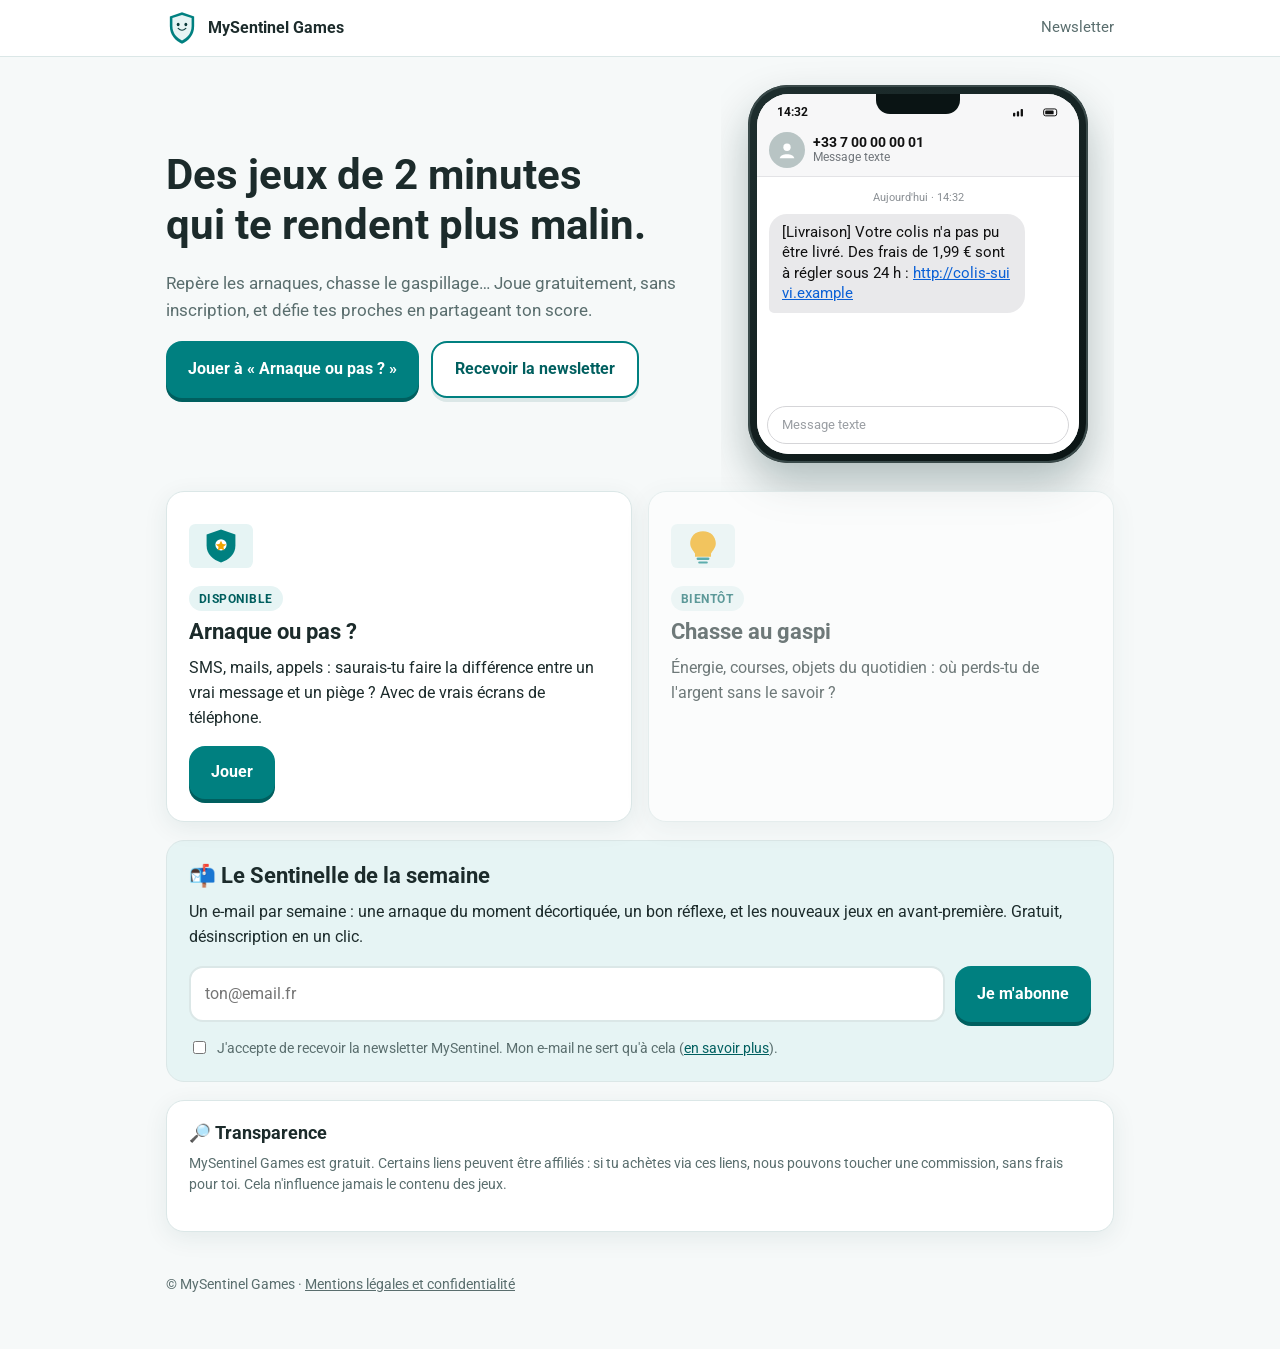
<file: index.html>
<!DOCTYPE html>
<html lang="fr">
<head>
  <meta charset="utf-8">
  <meta name="viewport" content="width=device-width, initial-scale=1, viewport-fit=cover">
  <title>MySentinel Games — des jeux gratuits qui te rendent plus malin</title>
  <meta name="description" content="Des mini-jeux gratuits pour repérer les arnaques et réduire ton gaspillage. Joue en 2 minutes, apprends des réflexes utiles.">
  <meta name="theme-color" content="#008080">
  <link rel="manifest" href="manifest.webmanifest">
  <link rel="icon" href="assets/icon-192.png">
  <link rel="preconnect" href="https://fonts.googleapis.com">
  <link rel="preconnect" href="https://fonts.gstatic.com" crossorigin>
  <link href="https://fonts.googleapis.com/css2?family=Roboto:wght@400;500;700;900&display=swap" rel="stylesheet">
  <link rel="stylesheet" href="assets/style.css">
</head>
<body>
  <header class="topbar">
    <div class="wrap">
      <a class="brand" href="./"><svg class="brand-logo" viewBox="0 0 100 110" aria-hidden="true"><path d="M50 6l38 13v30c0 28-17 46-38 55C29 95 12 77 12 49V19z" fill="#008080"/><path d="M50 14l30 10v25c0 22-13 37-30 45C33 86 20 71 20 49V24z" fill="#e6f4f4"/><ellipse cx="38" cy="44" rx="4.5" ry="5.5" fill="#0b3b3b"/><ellipse cx="62" cy="44" rx="4.5" ry="5.5" fill="#0b3b3b"/><path d="M38 56q12 12 24 0" fill="none" stroke="#0b3b3b" stroke-width="3.5" stroke-linecap="round"/></svg> MySentinel Games</a>
      <nav><a href="#newsletter">Newsletter</a></nav>
    </div>
  </header>

  <main class="wrap">
    <section class="hero">
      <div>
        <h1>Des jeux de 2 minutes qui te rendent plus malin.</h1>
        <p>Repère les arnaques, chasse le gaspillage… Joue gratuitement, sans inscription, et défie tes proches en partageant ton score.</p>
        <div class="hero-cta">
          <a class="btn pulse" href="arnaque/">Jouer à « Arnaque ou pas ? »</a>
          <a class="btn secondary" href="#newsletter">Recevoir la newsletter</a>
        </div>
      </div>
      <div class="hero-phone" aria-hidden="true">
        <div class="phone" style="--ph-h:360px">
          <span class="notch"></span>
          <div class="phone-screen">
            <div class="statusbar"><span>14:32</span><span class="sb-ic"><svg viewBox="0 0 60 12"><rect x="0" y="7" width="3" height="5" rx="1"/><rect x="5" y="5" width="3" height="7" rx="1"/><rect x="10" y="2" width="3" height="10" rx="1"/><rect x="40" y="2" width="17" height="9" rx="2.5" fill="none" stroke="currentColor" stroke-width="1.3"/><rect x="42" y="4" width="11" height="5" rx="1.2"/></svg></span></div>
            <div class="app app-sms">
              <div class="sms-head"><span class="avatar"><svg viewBox="0 0 24 24"><circle cx="12" cy="9" r="4"/><path d="M4 21c1-6 15-6 16 0z"/></svg></span><div class="who"><b>+33 7 00 00 00 01</b><small>Message texte</small></div></div>
              <div class="sms-body"><div class="day">Aujourd'hui · 14:32</div>
                <div class="bubble in">[Livraison] Votre colis n'a pas pu être livré. Des frais de 1,99 € sont à régler sous 24 h : <span class="fakelink">http://colis-suivi.example</span></div></div>
              <div class="sms-input"><span>Message texte</span></div>
            </div>
          </div>
          <div class="stamp scam">ARNAQUE ?</div>
        </div>
      </div>
    </section>

    <section class="game-grid" style="margin-top:20px">
      <a class="card game-card" href="arnaque/">
        <div class="gc-ic" id="icArnaque"></div>
        <span class="tag">Disponible</span>
        <h2 style="margin-top:8px">Arnaque ou pas ?</h2>
        <p>SMS, mails, appels : saurais-tu faire la différence entre un vrai message et un piège ? Avec de vrais écrans de téléphone.</p>
        <span class="btn">Jouer</span>
      </a>
      <div class="card game-card disabled">
        <div class="gc-ic" id="icGaspi"></div>
        <span class="tag">Bientôt</span>
        <h2 style="margin-top:8px">Chasse au gaspi</h2>
        <p>Énergie, courses, objets du quotidien : où perds-tu de l'argent sans le savoir ?</p>
      </div>
    </section>

    <section id="newsletter" class="card soft">
      <h2>📬 Le Sentinelle de la semaine</h2>
      <p>Un e-mail par semaine : une arnaque du moment décortiquée, un bon réflexe, et les nouveaux jeux en avant-première. Gratuit, désinscription en un clic.</p>
      <form class="nl nl-form" method="post" data-action="">
        <input type="email" id="nlEmail" name="email" required placeholder="ton@email.fr" aria-label="Ton adresse e-mail">
        <button class="btn" type="submit">Je m'abonne</button>
        <label class="nl-consent" style="flex-basis:100%">
          <input type="checkbox" id="nlConsent" required>
          <span>J'accepte de recevoir la newsletter MySentinel. Mon e-mail ne sert qu'à cela (<a href="mentions.html">en savoir plus</a>).</span>
        </label>
      </form>
    </section>

    <section class="card">
      <h3>🔎 Transparence</h3>
      <p class="note">MySentinel Games est gratuit. Certains liens peuvent être affiliés : si tu achètes via ces liens, nous pouvons toucher une commission, sans frais pour toi. Cela n'influence jamais le contenu des jeux.</p>
    </section>
  </main>

  <div id="toast" class="toast hidden" role="status"></div>

  <footer>
    <div class="wrap">
      <p>© MySentinel Games · <a href="mentions.html">Mentions légales et confidentialité</a></p>
    </div>
  </footer>

  <script src="assets/illus.js"></script>
  <script>
    (function () {
      var a = document.getElementById("icArnaque"), g = document.getElementById("icGaspi");
      if (window.ILLUS) { a.innerHTML = ILLUS.badge; g.innerHTML = ILLUS.ampoule; }
      document.querySelectorAll("form.nl").forEach(function (f) {
        f.addEventListener("submit", function (e) {
          if (!f.getAttribute("data-action")) {
            e.preventDefault();
            var t = document.getElementById("toast");
            t.textContent = "La newsletter ouvre très bientôt, merci de ton intérêt ! 💌";
            t.classList.remove("hidden");
            setTimeout(function () { t.classList.add("hidden"); }, 3600);
          }
        });
      });
    })();
  </script>
</body>
</html>
</file>
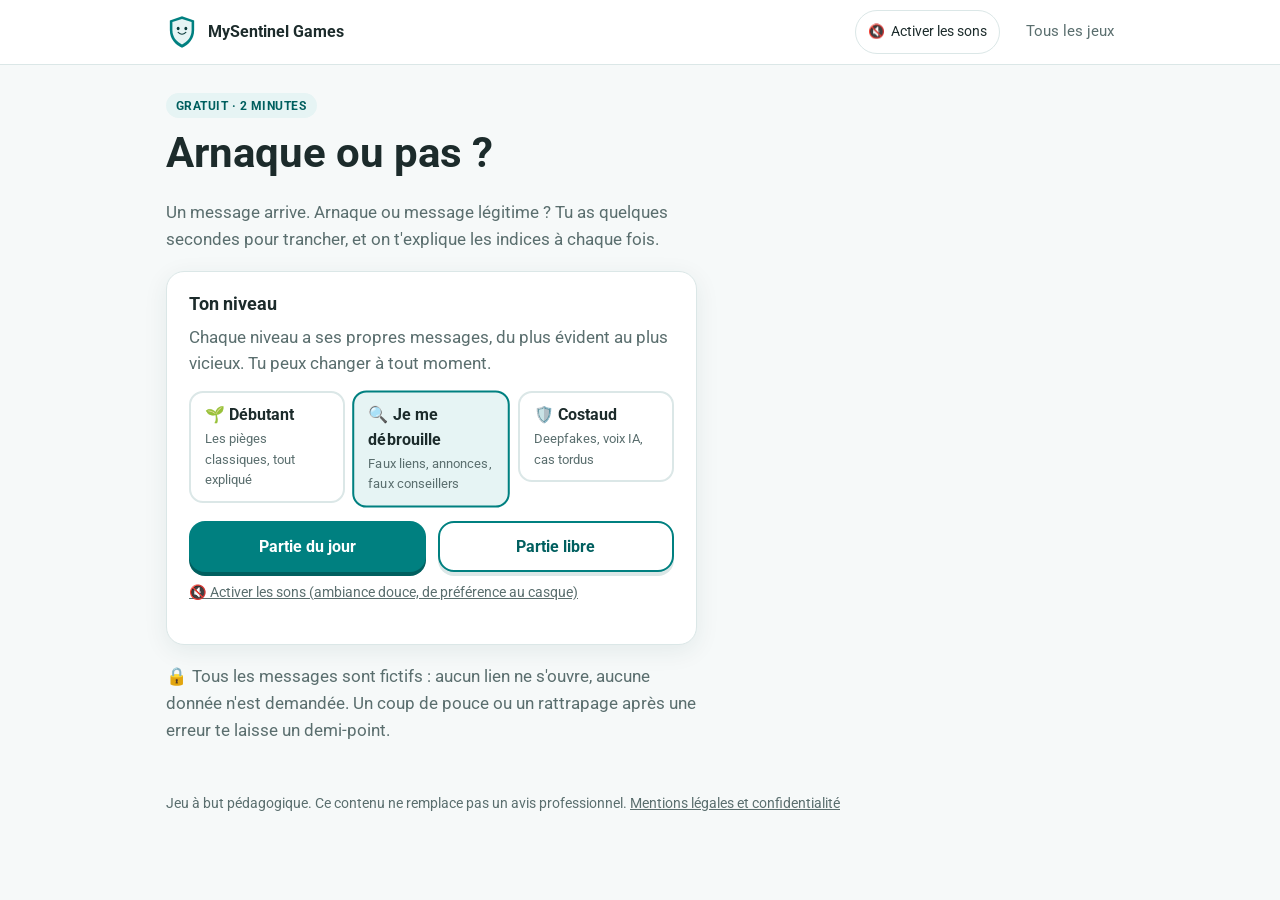
<file: arnaque/index.html>
<!DOCTYPE html>
<html lang="fr">
<head>
  <meta charset="utf-8">
  <meta name="viewport" content="width=device-width, initial-scale=1, viewport-fit=cover">
  <title>Arnaque ou pas ? — MySentinel Games</title>
  <meta name="description" content="Saurais-tu repérer une arnaque ? Teste-toi gratuitement avec de vrais écrans de SMS, mails et appels fictifs, et apprends les bons réflexes.">
  <meta name="theme-color" content="#008080">
  <link rel="manifest" href="../manifest.webmanifest">
  <link rel="icon" href="../assets/icon-192.png">
  <link rel="preconnect" href="https://fonts.googleapis.com">
  <link rel="preconnect" href="https://fonts.gstatic.com" crossorigin>
  <link href="https://fonts.googleapis.com/css2?family=Roboto:wght@400;500;700;900&display=swap" rel="stylesheet">
  <link rel="stylesheet" href="../assets/style.css">
</head>
<body>
  <header class="topbar">
    <div class="wrap">
      <a class="brand" href="../"><svg class="brand-logo" viewBox="0 0 100 110" aria-hidden="true"><path d="M50 6l38 13v30c0 28-17 46-38 55C29 95 12 77 12 49V19z" fill="#008080"/><path d="M50 14l30 10v25c0 22-13 37-30 45C33 86 20 71 20 49V24z" fill="#e6f4f4"/><ellipse cx="38" cy="44" rx="4.5" ry="5.5" fill="#0b3b3b"/><ellipse cx="62" cy="44" rx="4.5" ry="5.5" fill="#0b3b3b"/><path d="M38 56q12 12 24 0" fill="none" stroke="#0b3b3b" stroke-width="3.5" stroke-linecap="round"/></svg> MySentinel Games</a>
      <nav><button class="sfx-btn" type="button" data-sfx-toggle aria-pressed="false" aria-label="Activer ou couper les sons"><span class="ic" aria-hidden="true">🔇</span><span class="lb">Activer les sons</span></button><a href="../">Tous les jeux</a></nav>
    </div>
  </header>

  <main class="wrap">
    <section id="screen-intro" class="hero">
      <div>
        <span class="tag">Gratuit · 2 minutes</span>
        <h1 id="gameTitle" style="margin-top:10px">Arnaque ou pas ?</h1>
        <p id="gameIntro"></p>
        <div class="card">
          <h3>Ton niveau</h3>
          <p class="note" style="margin-bottom:0">Chaque niveau a ses propres messages, du plus évident au plus vicieux. Tu peux changer à tout moment.</p>
          <div class="levels" role="radiogroup" aria-label="Ton niveau">
            <label class="lvl"><input type="radio" name="level" value="debutant"><span><b>🌱 Débutant</b><small>Les pièges classiques, tout expliqué</small></span></label>
            <label class="lvl"><input type="radio" name="level" value="inter" checked><span><b>🔍 Je me débrouille</b><small>Faux liens, annonces, faux conseillers</small></span></label>
            <label class="lvl"><input type="radio" name="level" value="expert"><span><b>🛡️ Costaud</b><small>Deepfakes, voix IA, cas tordus</small></span></label>
          </div>
          <div class="btn-row" style="margin-top:14px">
            <button class="btn pulse" id="btnDaily" type="button">Partie du jour</button>
            <button class="btn secondary" id="btnFree" type="button">Partie libre</button>
          </div>
          <p class="note"><button class="link-btn" type="button" data-sfx-toggle aria-pressed="false"><span class="ic" aria-hidden="true">🔇</span> <span class="lb">Activer les sons</span> (ambiance douce, de préférence au casque)</button></p>
          <p class="note" id="dailyDone" style="margin:12px 0 0"></p>
          <p class="note" id="bestScore" style="margin:4px 0 0"></p>
        </div>
        <p class="note">🔒 Tous les messages sont fictifs : aucun lien ne s'ouvre, aucune donnée n'est demandée. Un coup de pouce ou un rattrapage après une erreur te laisse un demi-point.</p>
      </div>
    </section>

    <section id="screen-game" class="hidden">
      <div class="hud">
        <div class="dots" id="dots" role="img"></div>
        <div class="hud-right"><span id="streak" class="streak hidden">🔥 <span id="streakN">0</span></span><span id="modeLabel"></span></div>
      </div>
      <div class="stage">
        <div class="phone-wrap" id="phoneWrap"></div>
        <div class="panel" id="panel">
          <div id="askBox">
            <p class="q-label" id="qLabel">Alors, ton verdict ?</p>
            <div class="answers">
              <button class="btn ans scam" id="ansA" type="button"><svg viewBox="0 0 24 24" aria-hidden="true"><path d="M12 3l10 18H2zM11 10h2v5h-2zm0 6h2v2h-2z"/></svg><span>Arnaque</span></button>
              <button class="btn ans legit" id="ansB" type="button"><svg viewBox="0 0 24 24" aria-hidden="true"><path d="M12 2l9 3v6c0 5-3.8 9.3-9 11-5.2-1.7-9-6-9-11V5zm-1.3 13.6l6-6-1.4-1.4-4.6 4.6-2-2-1.4 1.4z"/></svg><span>Légitime</span></button>
            </div>
            <div class="hint-row"><button class="btn ghost" id="btnHint" type="button">🔍 Un coup de pouce (−½ point)</button></div>
            <div id="hintBox" class="hidden"></div>
          </div>
          <div id="sheet" class="hidden">
            <div class="coach">
              <div class="mascot" id="mascot"></div>
              <div class="coach-bubble"><b id="coachHead"></b><p id="coachText"></p></div>
            </div>
            <div class="rattrap hidden" id="rattrap">
              <p id="rtQ"></p>
              <div class="chips" id="chips"></div>
              <button class="link-btn" id="rtSkip" type="button">Je passe, montre-moi la réponse</button>
            </div>
            <div class="fact hidden" id="factBox"><b>🗞️ Vrai de vrai</b><p id="factText"></p><a id="factSrc" href="#" target="_blank" rel="noopener noreferrer"></a></div>
            <div class="more hidden" id="more">
              <ul id="clues"></ul>
              <p class="tip" id="tipLine"></p>
              <div class="protect hidden" id="protectBox"><b>🛡️ Pour te protéger</b><ul id="protectList"></ul></div>
            </div>
            <div class="sheet-actions">
              <button class="btn ghost hidden" id="btnMore" type="button">Comprendre en détail</button>
              <button class="btn hidden" id="next" type="button">Question suivante</button>
            </div>
          </div>
        </div>
      </div>
    </section>

    <section id="screen-result" class="hidden wrap narrow" style="padding:0">
      <div class="card result-card">
        <div class="score"><span id="resScoreN">0</span><span id="resTotal"></span></div>
        <h2 id="resRank" style="margin-top:12px"></h2>
        <p id="resText"></p>
        <div class="grid-emoji" id="resGrid" aria-label="Détail de ta partie"></div>
        <div class="btn-row">
          <button class="btn" id="btnShare" type="button">Partager mon score</button>
          <button class="btn secondary" id="btnReplay" type="button">Rejouer</button>
        </div>
      </div>

      <div class="card" id="recapBox">
        <h3>À retenir de cette partie</h3>
        <ul class="recap" id="recap"></ul>
      </div>

      <div class="card soft">
        <h3>📬 Le Sentinelle de la semaine</h3>
        <p>Chaque semaine, une arnaque du moment décortiquée et un bon réflexe à retenir. Gratuit, désinscription en un clic.</p>
        <form class="nl nl-form" method="post" data-action="">
          <input type="email" id="nlEmail" name="email" required placeholder="ton@email.fr" aria-label="Ton adresse e-mail">
          <button class="btn" type="submit">Je m'abonne</button>
          <label class="nl-consent" style="flex-basis:100%">
            <input type="checkbox" id="nlConsent" required>
            <span>J'accepte de recevoir la newsletter MySentinel. Mon e-mail ne sert qu'à cela (<a href="../mentions.html">en savoir plus</a>).</span>
          </label>
        </form>
      </div>

      <div id="affil" class="affil hidden"></div>

      <div class="card">
        <h3>🧠 Les 4 réflexes à retenir</h3>
        <ul>
          <li><b>Stop :</b> l'urgence est l'arme préférée des arnaqueurs.</li>
          <li><b>Vérifie :</b> passe par l'appli ou le site officiel, tapé toi-même.</li>
          <li><b>Ne donne jamais</b> un code reçu par SMS, un mot de passe ou ton code de carte.</li>
          <li><b>Signale :</b> transfère les SMS suspects au 33700 et consulte cybermalveillance.gouv.fr si tu as un doute.</li>
        </ul>
      </div>
    </section>
  </main>

  <canvas id="fx" aria-hidden="true"></canvas>
  <div id="toast" class="toast hidden" role="status"></div>

  <footer>
    <div class="wrap">
      <p>Jeu à but pédagogique. Ce contenu ne remplace pas un avis professionnel. <a href="../mentions.html">Mentions légales et confidentialité</a></p>
    </div>
  </footer>

  <script src="data.js"></script>
  <script src="data-plus.js"></script>
  <script src="../assets/illus.js"></script>
  <script src="../assets/mockups.js"></script>
  <script src="../assets/sfx.js"></script>
  <script src="../assets/engine.js"></script>
</body>
</html>
</file>
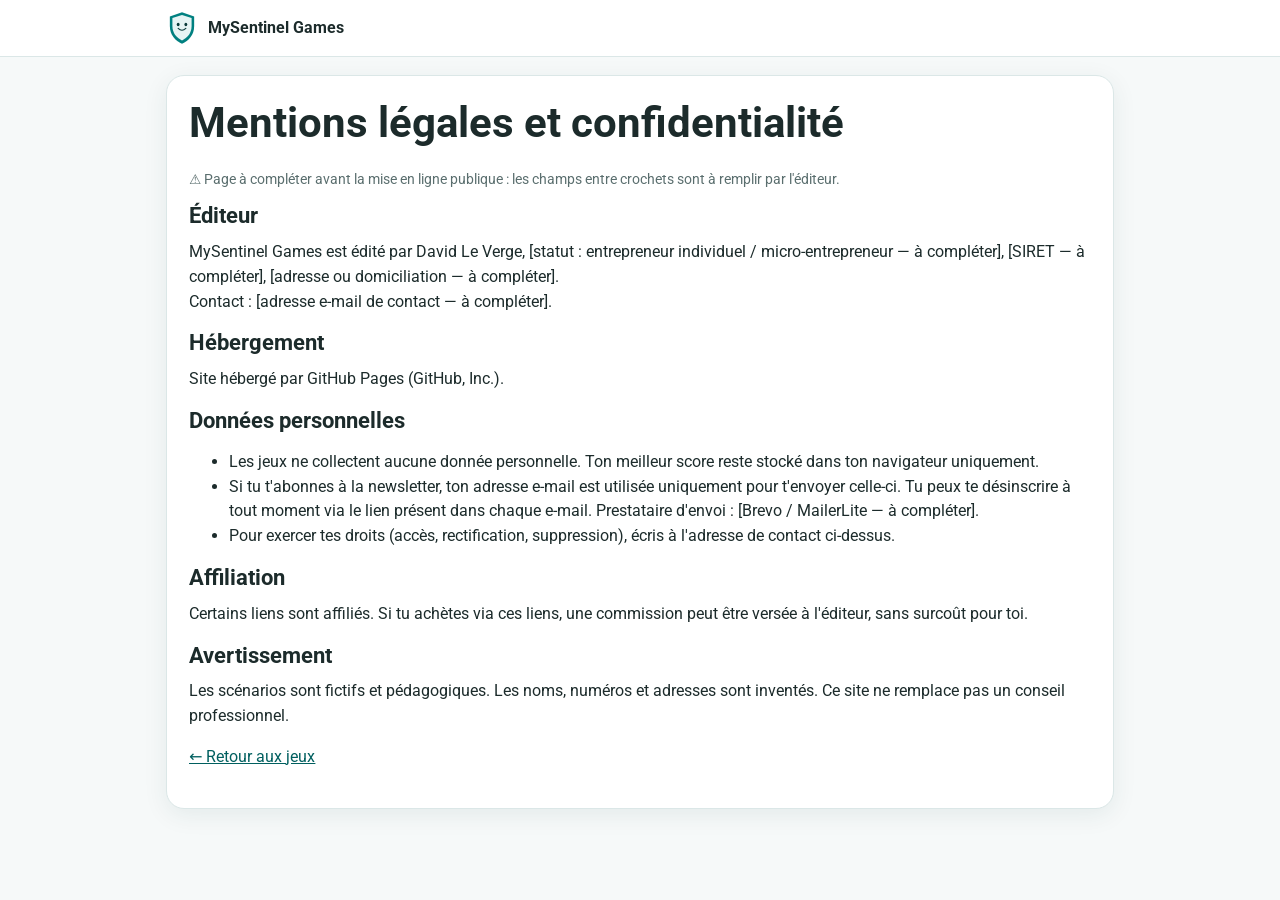
<file: mentions.html>
<!DOCTYPE html>
<html lang="fr">
<head>
  <meta charset="utf-8">
  <meta name="viewport" content="width=device-width, initial-scale=1">
  <title>Mentions légales et confidentialité — MySentinel Games</title>
  <meta name="robots" content="noindex">
  <link href="https://fonts.googleapis.com/css2?family=Roboto:wght@400;500;700;900&display=swap" rel="stylesheet">
  <link rel="stylesheet" href="assets/style.css">
</head>
<body>
  <header class="topbar"><div class="wrap"><a class="brand" href="./"><svg class="brand-logo" viewBox="0 0 100 110" aria-hidden="true"><path d="M50 6l38 13v30c0 28-17 46-38 55C29 95 12 77 12 49V19z" fill="#008080"/><path d="M50 14l30 10v25c0 22-13 37-30 45C33 86 20 71 20 49V24z" fill="#e6f4f4"/><ellipse cx="38" cy="44" rx="4.5" ry="5.5" fill="#0b3b3b"/><ellipse cx="62" cy="44" rx="4.5" ry="5.5" fill="#0b3b3b"/><path d="M38 56q12 12 24 0" fill="none" stroke="#0b3b3b" stroke-width="3.5" stroke-linecap="round"/></svg> MySentinel Games</a></div></header>
  <main class="wrap">
    <div class="card">
      <h1>Mentions légales et confidentialité</h1>
      <p class="note">⚠️ Page à compléter avant la mise en ligne publique : les champs entre crochets sont à remplir par l'éditeur.</p>
      <h2>Éditeur</h2>
      <p>MySentinel Games est édité par David Le Verge, [statut : entrepreneur individuel / micro-entrepreneur — à compléter], [SIRET — à compléter], [adresse ou domiciliation — à compléter].<br>Contact : [adresse e-mail de contact — à compléter].</p>
      <h2>Hébergement</h2>
      <p>Site hébergé par GitHub Pages (GitHub, Inc.).</p>
      <h2>Données personnelles</h2>
      <ul>
        <li>Les jeux ne collectent aucune donnée personnelle. Ton meilleur score reste stocké dans ton navigateur uniquement.</li>
        <li>Si tu t'abonnes à la newsletter, ton adresse e-mail est utilisée uniquement pour t'envoyer celle-ci. Tu peux te désinscrire à tout moment via le lien présent dans chaque e-mail. Prestataire d'envoi : [Brevo / MailerLite — à compléter].</li>
        <li>Pour exercer tes droits (accès, rectification, suppression), écris à l'adresse de contact ci-dessus.</li>
      </ul>
      <h2>Affiliation</h2>
      <p>Certains liens sont affiliés. Si tu achètes via ces liens, une commission peut être versée à l'éditeur, sans surcoût pour toi.</p>
      <h2>Avertissement</h2>
      <p>Les scénarios sont fictifs et pédagogiques. Les noms, numéros et adresses sont inventés. Ce site ne remplace pas un conseil professionnel.</p>
      <p><a href="./">← Retour aux jeux</a></p>
    </div>
  </main>
</body>
</html>
</file>
<file: assets/style.css>
/* MySentinel Games — feuille de style commune
   Identité : minimaliste, Roboto, vert #008080, coins arrondis, ombres douces.
   Touche fun : tampons, mascotte, animations (désactivées si prefers-reduced-motion). */

:root {
  --teal: #008080;
  --teal-dark: #005f5f;
  --teal-soft: #e6f4f4;
  --bg: #f6f9f9;
  --card: #ffffff;
  --text: #1c2b2b;
  --muted: #5a6e6e;
  --line: #dbe7e7;
  --scam: #d94f3d;
  --scam-soft: #fdecea;
  --legit: #008080;
  --good: #1e8e5a;
  --good-soft: #e7f6ee;
  --mid: #e0a100;
  --mid-soft: #fff6dc;
  --miss: #e5604f;
  --pop: #f0a500;
  --radius: 18px;
  --shadow: 0 6px 24px rgba(0, 60, 60, 0.08);
  --shadow-sm: 0 2px 8px rgba(0, 60, 60, 0.07);
}

@media (prefers-color-scheme: dark) {
  :root {
    --teal: #2ab0b0;
    --teal-dark: #4cc6c6;
    --teal-soft: #12302f;
    --bg: #0d1717;
    --card: #152323;
    --text: #e8f2f2;
    --muted: #9bb2b2;
    --line: #26403f;
    --scam: #ff7a6b;
    --scam-soft: #3a1c19;
    --legit: #2ab0b0;
    --good: #4fd18f;
    --good-soft: #14301f;
    --mid: #f3c34a;
    --mid-soft: #3a3010;
    --miss: #ff7a6b;
    --shadow: 0 6px 24px rgba(0, 0, 0, 0.35);
    --shadow-sm: 0 2px 8px rgba(0, 0, 0, 0.3);
  }
}

* { box-sizing: border-box; }
html { -webkit-text-size-adjust: 100%; }
body {
  margin: 0; font-family: "Roboto", system-ui, -apple-system, "Segoe UI", sans-serif;
  background: var(--bg); color: var(--text); line-height: 1.55;
}
h1, h2, h3 { font-weight: 700; line-height: 1.2; margin: 0 0 .5em; text-wrap: balance; }
h1 { font-size: clamp(1.8rem, 6vw, 2.6rem); }
h2 { font-size: 1.35rem; }
h3 { font-size: 1.1rem; }
p { margin: 0 0 1em; }
a { color: var(--teal-dark); }
button { font-family: inherit; }
.hidden { display: none !important; }
.wrap { max-width: 980px; margin: 0 auto; padding: 0 16px; }

/* ---------- En-tête ---------- */
.topbar { background: var(--card); border-bottom: 1px solid var(--line); position: sticky; top: 0; z-index: 20; }
.topbar .wrap { display: flex; align-items: center; justify-content: space-between; padding-top: 10px; padding-bottom: 10px; }
.brand { display: flex; align-items: center; gap: 10px; font-weight: 700; color: var(--text); text-decoration: none; }
.brand-logo { width: 32px; height: 36px; display: block; }
.topbar nav a { font-size: .95rem; text-decoration: none; margin-left: 14px; color: var(--muted); }
.topbar nav a:hover { color: var(--teal-dark); }

/* ---------- Cartes & boutons ---------- */
.card {
  background: var(--card); border: 1px solid var(--line); border-radius: var(--radius);
  box-shadow: var(--shadow); padding: 22px; margin: 18px 0;
}
.card.soft { background: var(--teal-soft); box-shadow: none; }
.note, .affil small { color: var(--muted); font-size: .85rem; }
.tag {
  display: inline-block; font-size: .78rem; font-weight: 700; letter-spacing: .04em;
  text-transform: uppercase; padding: 3px 10px; border-radius: 999px; background: var(--teal-soft); color: var(--teal-dark);
}
.btn {
  appearance: none; border: 0; cursor: pointer; font-weight: 700; font-size: 1rem;
  padding: 14px 22px; border-radius: 16px; background: var(--teal); color: #fff;
  box-shadow: 0 4px 0 var(--teal-dark); transition: transform .12s ease, box-shadow .12s ease, background .15s ease;
  text-decoration: none; display: inline-flex; align-items: center; justify-content: center; gap: 8px; text-align: center;
}
.btn:hover { background: var(--teal-dark); }
.btn:active { transform: translateY(3px); box-shadow: 0 1px 0 var(--teal-dark); }
.btn:focus-visible, .chip:focus-visible, .lvl input:focus-visible + span, .fakelink:focus-visible {
  outline: 3px solid var(--pop); outline-offset: 2px;
}
.btn.secondary { background: var(--card); color: var(--teal-dark); border: 2px solid var(--teal); box-shadow: 0 4px 0 var(--line); }
.btn.ghost { background: transparent; color: var(--teal-dark); box-shadow: none; border: 2px dashed var(--teal); padding: 10px 16px; font-size: .92rem; }
.btn.ghost:hover { background: var(--teal-soft); }
.btn:disabled { opacity: .5; cursor: default; }
.btn-row { display: flex; gap: 12px; flex-wrap: wrap; }
.btn-row .btn { flex: 1 1 160px; }
.btn svg { width: 22px; height: 22px; fill: currentColor; flex: none; }

/* ---------- Accueil ---------- */
.hero { display: grid; gap: 24px; padding: 28px 0 8px; align-items: center; }
.hero p { color: var(--muted); font-size: 1.08rem; max-width: 34em; }
.hero-cta { display: flex; gap: 12px; flex-wrap: wrap; }
.game-grid { display: grid; gap: 16px; }
.game-card { display: block; text-decoration: none; color: inherit; transition: transform .2s ease, box-shadow .2s ease; margin: 0; }
a.game-card:hover { transform: translateY(-4px) rotate(-.4deg); box-shadow: 0 12px 30px rgba(0, 60, 60, .14); }
.game-card .gc-ic { width: 64px; height: 64px; margin-bottom: 8px; }
.game-card .gc-ic svg { width: 100%; height: 100%; border-radius: 16px; display: block; }
.game-card.disabled { opacity: .62; }

/* ---------- Jeu : mise en page ---------- */
.hud { display: flex; align-items: center; justify-content: space-between; gap: 12px; margin: 14px 0 12px; }
.dots { display: flex; gap: 6px; flex: 1; }
.dots i {
  flex: 1; height: 10px; border-radius: 99px; background: var(--line); position: relative; overflow: hidden; display: block;
}
.dots i.cur { background: color-mix(in srgb, var(--teal) 35%, var(--line)); }
.dots i.g { background: var(--good); }
.dots i.y { background: var(--mid); }
.dots i.r { background: var(--miss); }
.dots i.pop { animation: dotPop .5s cubic-bezier(.2, 1.6, .4, 1); }
.hud-right { display: flex; align-items: center; gap: 10px; font-size: .85rem; color: var(--muted); white-space: nowrap; }
.streak { font-weight: 700; color: var(--pop); background: var(--mid-soft); padding: 2px 10px; border-radius: 99px; }
.streak.bump { animation: bump .5s cubic-bezier(.2, 1.6, .4, 1); }

.stage { display: grid; gap: 14px; padding-bottom: 12px; }
.phone-wrap { min-width: 0; }

.panel {
  position: sticky; bottom: 0; background: var(--card); border: 1px solid var(--line); border-radius: 22px 22px 0 0;
  box-shadow: 0 -10px 30px rgba(0, 40, 40, .12); padding: 14px 14px calc(14px + env(safe-area-inset-bottom, 0px));
  max-height: 62svh; overflow: auto; margin: 0 -16px; border-left: 0; border-right: 0; z-index: 10;
}
.q-label { font-weight: 700; margin: 0 0 10px; text-align: center; }
.answers { display: grid; grid-template-columns: 1fr 1fr; gap: 12px; }
.ans { padding: 16px 10px; font-size: 1.05rem; }
.ans.scam { background: var(--scam); box-shadow: 0 4px 0 color-mix(in srgb, var(--scam) 70%, #000); }
.ans.scam:hover { background: color-mix(in srgb, var(--scam) 88%, #000); }
.ans.scam:active { box-shadow: 0 1px 0 color-mix(in srgb, var(--scam) 70%, #000); }
.hint-row { text-align: center; margin-top: 10px; }

/* ---------- Téléphone ---------- */
.phone {
  --ph-h: clamp(300px, 46svh, 440px);
  position: relative; width: min(100%, 330px); margin: 0 auto; border-radius: 40px; padding: 9px;
  background: linear-gradient(145deg, #1f2f2f, #0a1414); box-shadow: 0 22px 44px rgba(0, 40, 40, .28), inset 0 0 0 2px #3a4a4a;
  color: #111;
}
.phone .notch { position: absolute; top: 9px; left: 50%; transform: translateX(-50%); width: 84px; height: 20px; background: #0a1414; border-radius: 0 0 14px 14px; z-index: 4; }
.phone-screen { border-radius: 32px; background: #fff; overflow: hidden; display: flex; flex-direction: column; height: var(--ph-h); position: relative; }
.statusbar { display: flex; justify-content: space-between; align-items: center; padding: 9px 20px 4px; font-size: 12px; font-weight: 700; background: #f7f7f8; color: #111; flex: none; z-index: 3; }
.phone.dark .statusbar { background: transparent; color: #fff; position: absolute; left: 0; right: 0; top: 0; }
.sb-ic svg { width: 46px; height: 10px; fill: currentColor; display: block; }
.app { flex: 1; min-height: 0; display: flex; flex-direction: column; font-size: 14.5px; position: relative; }
.avatar { width: 36px; height: 36px; border-radius: 50%; background: #b8c4c4; color: #fff; display: grid; place-items: center; font-weight: 700; flex: none; }
.avatar svg { width: 22px; height: 22px; fill: #fff; }
.avatar.big { width: 84px; height: 84px; }
.avatar.big svg { width: 54px; height: 54px; }
.back svg { width: 22px; height: 22px; display: block; color: #0a60d6; }
.fakelink { color: #0a60d6; text-decoration: underline; cursor: pointer; word-break: break-all; }

/* SMS */
.app-sms { background: #fff; }
.sms-head { display: flex; align-items: center; gap: 8px; padding: 6px 12px 8px; background: #f7f7f8; border-bottom: 1px solid #e3e3e6; flex: none; }
.sms-head .who { display: flex; flex-direction: column; line-height: 1.2; min-width: 0; }
.sms-head .who b { font-size: 14px; overflow-wrap: anywhere; }
.sms-head small, .dm-head small, .mail-meta small { color: #70757a; font-size: 11.5px; }
.sms-body, .dm-body { flex: 1; overflow: auto; padding: 12px 12px 8px; display: flex; flex-direction: column; gap: 8px; }
.day { text-align: center; color: #8a8f94; font-size: 11px; }
.bubble { max-width: 86%; padding: 9px 13px; border-radius: 18px; white-space: pre-line; overflow-wrap: anywhere; line-height: 1.4; }
.bubble.in { background: #e9e9eb; color: #111; border-bottom-left-radius: 5px; align-self: flex-start; }
.sms-input { flex: none; margin: 6px 10px 10px; padding: 8px 14px; border: 1px solid #d5d5d8; border-radius: 999px; color: #9a9ea3; font-size: 13px; }

/* E-mail */
.app-mail { background: #fff; }
.mail-top { display: flex; align-items: center; gap: 4px; padding: 6px 12px 8px; background: #f7f7f8; border-bottom: 1px solid #e3e3e6; color: #0a60d6; font-size: 13px; flex: none; }
.mail-scroll { flex: 1; overflow: auto; padding: 12px 14px; }
.mail-subject { font-weight: 700; font-size: 16px; margin-bottom: 10px; line-height: 1.25; overflow-wrap: anywhere; }
.mail-meta { display: flex; gap: 10px; align-items: flex-start; padding-bottom: 10px; border-bottom: 1px solid #ececef; margin-bottom: 10px; }
.mail-meta > div { display: flex; flex-direction: column; min-width: 0; line-height: 1.25; }
.mail-meta .addr { overflow-wrap: anywhere; }
.mail-body { white-space: pre-line; line-height: 1.45; overflow-wrap: anywhere; }
.mail-actions { flex: none; display: flex; justify-content: space-around; padding: 10px 8px 12px; border-top: 1px solid #e3e3e6; background: #f7f7f8; color: #0a60d6; font-size: 12px; font-weight: 700; }
.mail-actions span { display: flex; align-items: center; gap: 5px; opacity: .8; }
.mail-actions svg { width: 18px; height: 18px; fill: currentColor; }

/* Appel & appel vidéo */
.app-call, .app-video {
  background: radial-gradient(120% 90% at 50% 0%, #1b5a5a 0%, #0c2323 70%); color: #fff; align-items: center; text-align: center; padding: 34px 14px 12px; gap: 6px; overflow: auto;
}
.call-top { font-size: 12px; opacity: .8; letter-spacing: .08em; text-transform: uppercase; }
.call-name { font-size: 20px; font-weight: 700; overflow-wrap: anywhere; }
.call-sub { font-size: 12px; opacity: .7; margin-top: -4px; }
.captions { width: 100%; background: rgba(255, 255, 255, .12); border-radius: 14px; padding: 10px 12px; text-align: left; margin-top: 8px; }
.cap-label { font-size: 10.5px; text-transform: uppercase; letter-spacing: .08em; opacity: .75; margin-bottom: 4px; }
.cap-desc { font-size: 12.5px; opacity: .85; font-style: italic; margin-bottom: 4px; }
.cap { font-size: 14px; line-height: 1.4; }
.call-btns { display: flex; gap: 46px; margin-top: auto; padding-top: 10px; }
.call-btns span { width: 50px; height: 50px; border-radius: 50%; display: grid; place-items: center; }
.call-btns svg { width: 24px; height: 24px; fill: #fff; }
.call-btns .accept { background: #34c759; }
.call-btns .decline { background: #ff3b30; transform: rotate(135deg); }
.live { position: absolute; top: 34px; left: 12px; background: #ff3b30; color: #fff; font-size: 10.5px; font-weight: 700; padding: 3px 9px; border-radius: 99px; display: flex; align-items: center; gap: 6px; letter-spacing: .06em; z-index: 2; }
.live i { width: 7px; height: 7px; border-radius: 50%; background: #fff; display: block; }
.face { width: 128px; height: 128px; border-radius: 22px; background: linear-gradient(160deg, #3c7a7a, #14403f); display: grid; place-items: end center; overflow: hidden; margin-top: 4px; }
.face svg { width: 100%; height: 100%; fill: rgba(255, 255, 255, .85); }

/* Messages privés, annonce */
.app-dm, .app-ad { background: #fff; }
.dm-head, .ad-top { display: flex; align-items: center; gap: 8px; padding: 6px 12px 8px; background: #f7f7f8; border-bottom: 1px solid #e3e3e6; flex: none; }
.dm-head .who { display: flex; flex-direction: column; line-height: 1.2; min-width: 0; }
.dm-head .who b { font-size: 14px; overflow-wrap: anywhere; }
.ad-top { font-size: 12.5px; font-weight: 700; color: #555; padding: 8px 14px; }
.ad-item { display: flex; gap: 10px; align-items: center; padding: 8px 12px; border-bottom: 1px solid #ececef; flex: none; }
.ad-item small { display: block; color: #70757a; font-size: 11.5px; }
.ad-pic { width: 48px; height: 40px; border-radius: 10px; overflow: hidden; flex: none; display: block; }
.ad-pic svg { width: 100%; height: 100%; display: block; }
.from-line { font-size: 12px; color: #70757a; }
.typing { display: flex; gap: 4px; padding: 10px 14px; background: #e9e9eb; border-radius: 16px; align-self: flex-start; width: 56px; }
.typing i { width: 7px; height: 7px; border-radius: 50%; background: #9a9ea3; display: block; }

/* Écran verrouillé */
.app-lock { background: linear-gradient(165deg, #2f8f8f, #1d3f6e 70%); color: #fff; padding: 48px 12px 12px; align-items: center; text-align: center; overflow: auto; }
.lock-time { font-size: 56px; font-weight: 700; line-height: 1; letter-spacing: -.02em; }
.lock-date { opacity: .85; margin-bottom: 20px; }
.notif { width: 100%; display: flex; gap: 10px; text-align: left; background: rgba(255, 255, 255, .88); color: #111; border-radius: 18px; padding: 12px; }
.notif-ic { width: 32px; height: 32px; border-radius: 9px; background: var(--teal); display: grid; place-items: center; flex: none; }
.notif-ic svg { width: 18px; height: 18px; fill: #fff; }
.notif b { font-size: 13.5px; }
.notif small { color: #777; margin-left: 6px; font-size: 11px; }
.notif p { margin: 2px 0 0; font-size: 13.5px; line-height: 1.35; overflow-wrap: anywhere; }

/* Scènes hors téléphone */
.phone-less { position: relative; width: min(100%, 330px); margin: 0 auto; }
.scene { border-radius: 26px; padding: 18px; background: var(--card); border: 2px dashed var(--teal); box-shadow: var(--shadow); text-align: center; min-height: 260px; display: flex; flex-direction: column; align-items: center; gap: 8px; justify-content: center; }
.scene-pic { width: 130px; }
.scene-pic svg { width: 100%; height: auto; border-radius: 16px; display: block; }
.scene-label { font-size: .8rem; text-transform: uppercase; letter-spacing: .06em; font-weight: 700; color: var(--muted); }
.scene-text { margin: 0; font-size: 1rem; line-height: 1.45; }
.scene-desc { margin: 0; font-style: italic; color: var(--muted); font-size: .92rem; }
.scene-speaker { background: radial-gradient(120% 100% at 50% 0%, #1b5a5a, #0c2323); border: 0; color: #fff; }
.scene-speaker .scene-label, .scene-speaker .scene-desc { color: rgba(255, 255, 255, .8); }
.speaker { position: relative; width: 84px; height: 84px; display: grid; place-items: center; margin-bottom: 6px; }
.speaker span { width: 52px; height: 52px; border-radius: 50%; background: radial-gradient(circle at 35% 30%, #5fd0d0, #0b6a6a); display: block; position: relative; z-index: 1; }
.speaker i { position: absolute; inset: 0; border-radius: 50%; border: 2px solid rgba(127, 209, 209, .6); }

/* Passages à repérer */
.m { background: none; color: inherit; border-radius: 4px; }
.show-marks .m {
  background: linear-gradient(transparent 58%, rgba(240, 165, 0, .55) 58%); box-shadow: 0 0 0 2px rgba(240, 165, 0, .25); padding: 0 1px;
}

/* Tampon verdict */
.stamp {
  position: absolute; left: 50%; top: 46%; z-index: 6; pointer-events: none; opacity: 0; white-space: nowrap;
  font-weight: 900; font-size: clamp(1.7rem, 8vw, 2.3rem); letter-spacing: .06em; text-transform: uppercase;
  padding: 6px 18px; border: 6px solid currentColor; border-radius: 14px; background: rgba(255, 255, 255, .9);
  transform: translate(-50%, -50%) rotate(-12deg);
}
.stamp.scam { color: var(--scam); }
.stamp.legit { color: var(--legit); }
.stamp.show { opacity: 1; }

/* ---------- Coach (feuille de correction) ---------- */
.coach { display: flex; gap: 12px; align-items: flex-start; }
.mascot { width: 54px; flex: none; }
.mascot-svg { width: 100%; height: auto; display: block; }
.coach-bubble { flex: 1; min-width: 0; background: var(--teal-soft); border-radius: 16px; padding: 10px 14px; position: relative; }
.coach-bubble b { display: block; font-size: 1.05rem; margin-bottom: 2px; }
.coach-bubble p { margin: 0; }
.coach-bubble::before { content: ""; position: absolute; left: -7px; top: 18px; border: 7px solid transparent; border-right-color: var(--teal-soft); border-left: 0; }
.rattrap { margin-top: 12px; }
.rattrap p { font-weight: 700; margin-bottom: 8px; }
.chips { display: grid; gap: 8px; }
.chip {
  appearance: none; cursor: pointer; text-align: left; border: 2px solid var(--line); background: var(--card); color: var(--text);
  border-radius: 14px; padding: 10px 14px; font-size: .95rem; line-height: 1.35; transition: transform .1s ease, border-color .15s ease, background .15s ease;
}
.chip:hover { border-color: var(--teal); }
.chip:active { transform: scale(.98); }
.chip.right { border-color: var(--good); background: var(--good-soft); }
.chip.wrong { border-color: var(--miss); background: var(--scam-soft); }
.chip:disabled { cursor: default; }
.link-btn { appearance: none; background: none; border: 0; color: var(--muted); text-decoration: underline; cursor: pointer; margin-top: 8px; font-size: .88rem; padding: 4px 0; }
.more { margin-top: 12px; border-top: 1px dashed var(--line); padding-top: 10px; }
.more ul { margin: 0 0 8px 1.1rem; padding: 0; }
.more .tip { font-weight: 700; color: var(--teal-dark); margin: 0; }
.sheet-actions { display: flex; gap: 10px; margin-top: 14px; flex-wrap: wrap; }
.sheet-actions .btn { flex: 1 1 150px; }
.checklist { text-align: left; margin: 8px 0 0; padding: 10px 14px; background: var(--mid-soft); border-radius: 14px; font-size: .92rem; }
.checklist b { display: block; margin-bottom: 2px; }
.checklist ul { margin: 0; padding-left: 1.1rem; }

/* ---------- Choix du niveau ---------- */
.levels { display: grid; gap: 8px; margin: 14px 0 6px; }
.lvl { position: relative; display: block; cursor: pointer; }
.lvl input { position: absolute; opacity: 0; inset: 0; }
.lvl span {
  display: flex; flex-direction: column; gap: 1px; border: 2px solid var(--line); border-radius: 14px; padding: 10px 14px; background: var(--card);
  transition: border-color .15s ease, background .15s ease, transform .15s ease;
}
.lvl span small { color: var(--muted); }
.lvl input:checked + span { border-color: var(--teal); background: var(--teal-soft); transform: scale(1.01); }

/* ---------- Résultat ---------- */
.result-card { text-align: center; position: relative; overflow: hidden; }
.score { font-size: 3.6rem; font-weight: 900; color: var(--teal-dark); line-height: 1; font-variant-numeric: tabular-nums; }
.grid-emoji { font-size: clamp(1.15rem, 6.2vw, 1.7rem); margin: 12px 0; display: flex; justify-content: center; flex-wrap: nowrap; gap: 4px; }
.grid-emoji span { display: inline-block; }
.recap { list-style: none; margin: 0; padding: 0; display: grid; gap: 10px; }
.recap li { display: flex; gap: 10px; align-items: flex-start; padding: 10px 12px; border-radius: 14px; background: var(--bg); border: 1px solid var(--line); }
.recap .st { width: 14px; height: 14px; border-radius: 50%; margin-top: 5px; flex: none; }
.recap .st.y { background: var(--mid); }
.recap .st.r { background: var(--miss); }
.recap small { display: block; color: var(--muted); }
.affil { border: 2px dashed var(--teal); border-radius: 16px; padding: 16px; margin-top: 16px; background: var(--card); }
.nl-form { display: flex; gap: 10px; flex-wrap: wrap; margin-top: 10px; }
.nl-form input[type=email] { flex: 1 1 220px; padding: 14px; border-radius: 14px; border: 2px solid var(--line); font: inherit; background: var(--card); color: var(--text); }
.nl-form input[type=email]:focus-visible { outline: 3px solid var(--pop); border-color: var(--teal); }
.nl-consent { display: flex; gap: 8px; align-items: flex-start; font-size: .85rem; color: var(--muted); margin-top: 6px; }
.nl-consent input { margin-top: 3px; }
#fx { position: fixed; inset: 0; width: 100%; height: 100%; pointer-events: none; z-index: 60; }
.toast {
  position: fixed; left: 16px; right: 16px; bottom: 16px; max-width: 520px; margin: 0 auto; z-index: 70; text-align: center;
  background: var(--text); color: var(--bg); padding: 12px 16px; border-radius: 14px; box-shadow: var(--shadow); font-size: .95rem;
}
footer { padding: 24px 0 40px; font-size: .85rem; color: var(--muted); }
footer a { color: var(--muted); }

/* ---------- Grand écran ---------- */
@media (min-width: 900px) {
  .hero { grid-template-columns: 1.15fr .85fr; }
  .game-grid { grid-template-columns: 1fr 1fr; }
  .stage { grid-template-columns: 340px 1fr; gap: 32px; align-items: start; }
  .phone { --ph-h: 560px; width: 340px; }
  .panel {
    position: static; border-radius: 22px; margin: 0; border: 1px solid var(--line); box-shadow: var(--shadow); max-height: none; padding: 20px;
  }
  .levels { grid-template-columns: repeat(3, 1fr); }
  .wrap.narrow { max-width: 760px; }
}

/* ---------- Animations (seulement si l'utilisateur l'accepte) ---------- */
@keyframes phoneIn { from { opacity: 0; transform: translateX(46px) rotate(3deg) scale(.96); } to { opacity: 1; transform: none; } }
@keyframes stampDrop {
  0% { opacity: 0; transform: translate(-50%, -50%) scale(3.2) rotate(-22deg); }
  55% { opacity: 1; transform: translate(-50%, -50%) scale(.9) rotate(-10deg); }
  75% { transform: translate(-50%, -50%) scale(1.07) rotate(-13deg); }
  100% { opacity: 1; transform: translate(-50%, -50%) scale(1) rotate(-12deg); }
}
@keyframes shake { 0%, 100% { transform: none; } 15% { transform: translateX(-9px) rotate(-1.2deg); } 35% { transform: translateX(8px) rotate(1deg); } 55% { transform: translateX(-5px); } 75% { transform: translateX(3px); } }
@keyframes hop { 0% { transform: none; } 40% { transform: translateY(-12px) scale(1.02); } 100% { transform: none; } }
@keyframes sheetUp { from { opacity: 0; transform: translateY(24px); } to { opacity: 1; transform: none; } }
@keyframes dotPop { 0% { transform: scaleY(.4); } 60% { transform: scaleY(1.9); } 100% { transform: scaleY(1); } }
@keyframes bump { 0% { transform: scale(.6); } 60% { transform: scale(1.25); } 100% { transform: scale(1); } }
@keyframes sweep { from { background-size: 0 100%; } to { background-size: 100% 100%; } }
@keyframes bob { 0%, 100% { transform: translateY(0); } 50% { transform: translateY(-4px); } }
@keyframes blink { 0%, 92%, 100% { transform: scaleY(1); } 95% { transform: scaleY(.1); } }
@keyframes pulseRing { 0% { transform: scale(.6); opacity: .9; } 100% { transform: scale(1.7); opacity: 0; } }
@keyframes glitch { 0%, 88%, 100% { transform: none; filter: none; } 90% { transform: translate(3px, -2px); filter: hue-rotate(40deg); } 94% { transform: translate(-4px, 1px) skewX(4deg); } }
@keyframes typingDot { 0%, 60%, 100% { transform: translateY(0); opacity: .5; } 30% { transform: translateY(-4px); opacity: 1; } }
@keyframes pop { 0% { transform: scale(0) rotate(-20deg); opacity: 0; } 70% { transform: scale(1.3) rotate(6deg); opacity: 1; } 100% { transform: scale(1) rotate(0); opacity: 1; } }
@keyframes floaty { 0%, 100% { transform: translateY(0) rotate(-2deg); } 50% { transform: translateY(-10px) rotate(1deg); } }
@keyframes stampLoop { 0%, 18% { opacity: 0; transform: translate(-50%, -50%) scale(3) rotate(-22deg); } 28% { opacity: 1; transform: translate(-50%, -50%) scale(.92) rotate(-10deg); } 34%, 82% { opacity: 1; transform: translate(-50%, -50%) scale(1) rotate(-12deg); } 92%, 100% { opacity: 0; transform: translate(-50%, -50%) scale(1) rotate(-12deg); } }

@media (prefers-reduced-motion: no-preference) {
  .phone.enter, .scene.enter, .phone-less.enter { animation: phoneIn .5s cubic-bezier(.2, .9, .3, 1.15); }
  .stamp.show { animation: stampDrop .55s cubic-bezier(.3, 1.3, .5, 1) both; }
  .phone.shake { animation: shake .5s ease; }
  .phone.hop { animation: hop .45s ease; }
  .sheet-anim { animation: sheetUp .4s cubic-bezier(.2, .9, .3, 1.1); }
  .show-marks .m { background-repeat: no-repeat; background-size: 100% 100%; animation: sweep .6s ease both; }
  .show-marks .m:nth-of-type(2) { animation-delay: .25s; }
  .show-marks .m:nth-of-type(3) { animation-delay: .5s; }
  .mascot-svg { animation: bob 2.6s ease-in-out infinite; }
  .mascot-svg .eyes { transform-box: fill-box; transform-origin: center; animation: blink 4.5s infinite; }
  .speaker i { animation: pulseRing 2.2s ease-out infinite; }
  .speaker i:nth-child(2) { animation-delay: .7s; }
  .speaker i:nth-child(3) { animation-delay: 1.4s; }
  .face.glitch { animation: glitch 3.2s infinite; }
  .avatar.pulse { box-shadow: 0 0 0 0 rgba(255, 255, 255, .5); animation: callPulse 1.8s infinite; }
  .typing i { animation: typingDot 1.2s infinite; }
  .typing i:nth-child(2) { animation-delay: .15s; }
  .typing i:nth-child(3) { animation-delay: .3s; }
  .grid-emoji span { animation: pop .5s cubic-bezier(.2, 1.4, .4, 1) both; }
  .hero-phone .phone { animation: floaty 5s ease-in-out infinite; }
  .hero-phone .stamp { opacity: 0; animation: stampLoop 5s ease-in-out infinite; }
  .btn.pulse { animation: btnBreath 2.4s ease-in-out infinite; }
}
@keyframes callPulse { 70% { box-shadow: 0 0 0 18px rgba(255, 255, 255, 0); } 100% { box-shadow: 0 0 0 0 rgba(255, 255, 255, 0); } }
@media (prefers-reduced-motion: reduce) {
  .stamp.show { opacity: 1; }
  .hero-phone .stamp { opacity: 1; }
}

/* Pictogrammes (couleurs via variables, suivent le thème) */
.illus .ibg, .scene-pic .ibg, .ad-pic .ibg, .gc-ic .ibg { fill: var(--teal-soft); }
.ifill { fill: var(--teal); }
.isoft { fill: var(--card); }
.isoft2 { fill: var(--teal-dark); opacity: .55; }
.iacc { fill: #f0a500; }
.iline { fill: none; stroke: var(--teal); stroke-width: 4; stroke-linecap: round; stroke-linejoin: round; }
.iline.thick { stroke-width: 5; }
.iline.light { stroke: var(--card); }
.itxt { font: 700 16px "Roboto", system-ui, sans-serif; fill: var(--text); }
.itxt.big { font-size: 22px; }
.ad-pic .ibg { fill: #e6f4f4; }
.ad-pic .isoft { fill: #fff; }

/* Le tampon grossit au début de l'animation : on le coupe aux bords de l'appareil (évite le défilement horizontal) */
.phone, .phone-less { overflow: hidden; }
.phone-wrap, .hero-phone { overflow-x: clip; }

/* ---------- v3 : sons, faits divers, protections, douceur ---------- */
.topbar nav { display: flex; align-items: center; gap: 12px; }
.sfx-btn { display: inline-flex; align-items: center; gap: 6px; min-height: 44px; padding: 0 12px; border-radius: 99px; border: 1px solid var(--line, #d8e4e4); background: var(--card, #fff); color: inherit; font: inherit; font-size: .85rem; cursor: pointer; }
.sfx-btn[aria-pressed="true"] { background: var(--teal); color: #fff; border-color: var(--teal); }
@media (max-width: 520px) { .sfx-btn .lb { display: none; } .sfx-btn { padding: 0 14px; } }

.fact { margin: 12px 0 4px; padding: 12px 14px; border-radius: 14px; background: var(--mid-soft, #fff6df); border-left: 4px solid var(--pop, #f0a500); font-size: .93rem; }
.fact b { display: block; margin-bottom: 4px; }
.fact p { margin: 0 0 6px; }
.fact a { font-size: .82rem; color: inherit; text-decoration: underline; word-break: break-word; }
.protect { margin-top: 10px; padding: 10px 14px; border-radius: 14px; background: color-mix(in srgb, var(--teal) 10%, transparent); }
.protect ul { margin: 6px 0 0; padding-left: 20px; }
.protect li { margin: 3px 0; }

/* indice visuel quand l'écran du téléphone défile (ombres de défilement) */
.sms-body, .dm-body, .mail-scroll {
  background:
    linear-gradient(#fff 30%, rgba(255,255,255,0)) 0 0 / 100% 30px no-repeat local,
    linear-gradient(rgba(255,255,255,0), #fff 70%) 0 100% / 100% 30px no-repeat local,
    radial-gradient(farthest-side at 50% 0, rgba(0,0,0,.16), rgba(0,0,0,0)) 0 0 / 100% 10px no-repeat scroll,
    radial-gradient(farthest-side at 50% 100%, rgba(0,0,0,.16), rgba(0,0,0,0)) 0 100% / 100% 10px no-repeat scroll;
}

.streak { transition: box-shadow .3s, transform .3s; box-shadow: 0 0 calc(var(--k, 0) * 2px) var(--pop); transform: scale(calc(1 + var(--k, 0) * .02)); }

@media (prefers-reduced-motion: no-preference) {
  .phone.leave { animation: phoneOut .2s ease-in forwards; }
  #sheet.sheet-out { animation: sheetOut .18s ease-in forwards; }
  .fact.fact-in { animation: factIn .4s .15s cubic-bezier(.2, .9, .3, 1.1) both; }
  .stamp.show { animation: stampDrop .55s cubic-bezier(.3, 1.3, .5, 1) both; }
  .sms-body > *, .dm-body > * { animation: bubbleIn .35s cubic-bezier(.2, .9, .3, 1.15) both; }
  .sms-body > :nth-child(2), .dm-body > :nth-child(2) { animation-delay: .09s; }
  .sms-body > :nth-child(3), .dm-body > :nth-child(3) { animation-delay: .18s; }
  .protect li { animation: factIn .35s both; }
  .protect li:nth-child(2) { animation-delay: .1s; } .protect li:nth-child(3) { animation-delay: .2s; }
}
@keyframes phoneOut { to { opacity: 0; transform: translateX(-34px) scale(.97); } }
@keyframes sheetOut { to { opacity: 0; transform: translateY(14px); } }
@keyframes factIn { from { opacity: 0; transform: translateY(8px); } to { opacity: 1; transform: none; } }
@keyframes bubbleIn { from { opacity: 0; transform: translateY(8px) scale(.97); } to { opacity: 1; transform: none; } }
@keyframes btnBreath { 0%, 100% { transform: scale(1); } 50% { transform: scale(1.025); } }
</file>
